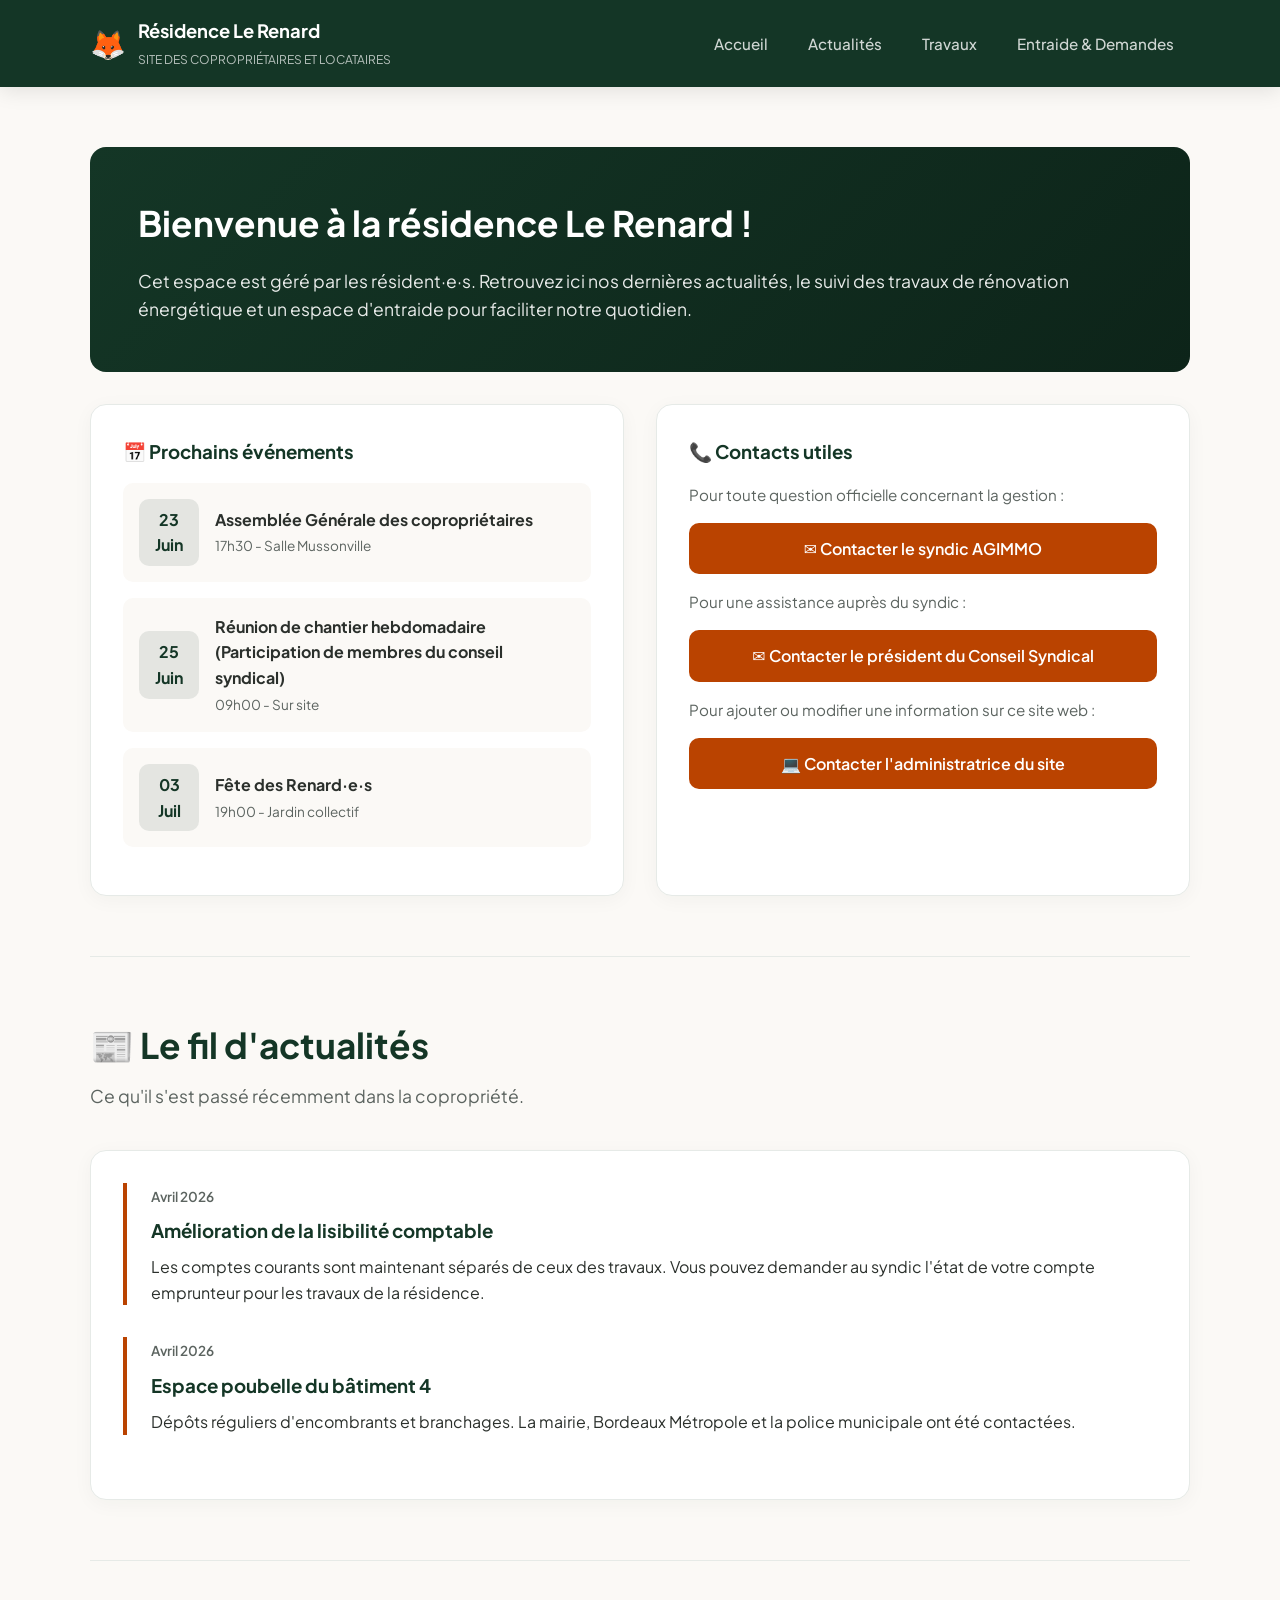
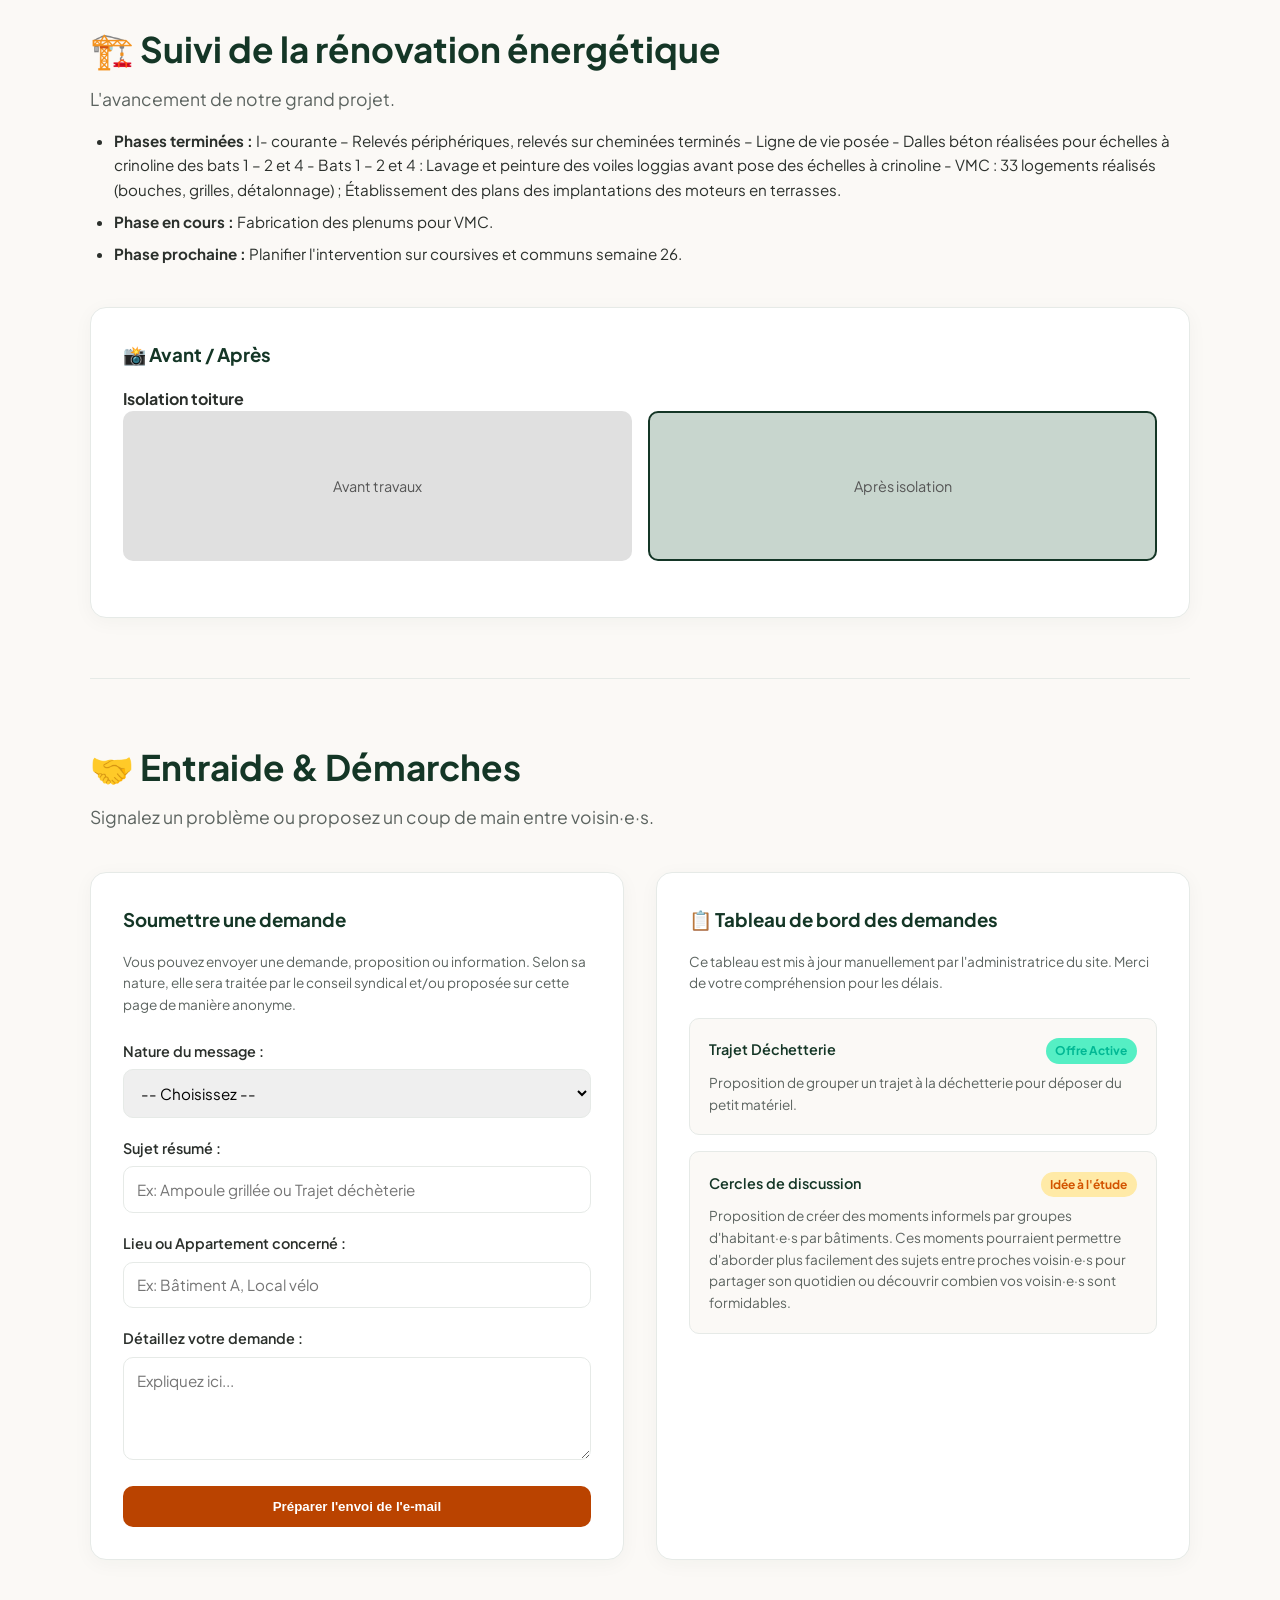
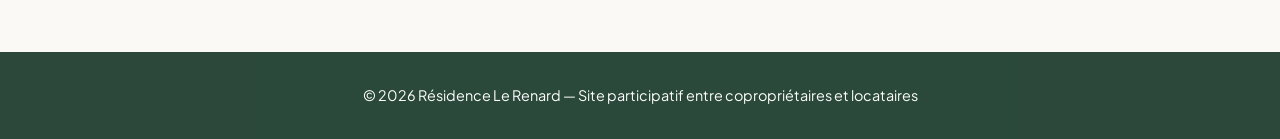
<file: index.html>
<!DOCTYPE html>
<html lang="fr">
<head>
    <meta charset="UTF-8">
    <meta name="viewport" content="width=device-width, initial-scale=1.0">
    <title>Résidence Le Renard – Vie Collective</title>
    <link rel="preconnect" href="https://fonts.googleapis.com">
    <link rel="preconnect" href="https://fonts.gstatic.com" crossorigin>
    <link href="https://fonts.googleapis.com/css2?family=Plus+Jakarta+Sans:wght@300;400;500;600;700&display=swap" rel="stylesheet">
    
    <style>
        /* --- VARIABLES ET THÈME MODERNISÉ --- */
        :root {
            --primary-forest: #143626;     /* Vert forêt profond */
            --accent-fox: #ba4300;         /* Orange renard profond */
            --bg-light: #fbf9f6;           /* Fond blanc chaud / crème */
            --card-bg: #ffffff;            /* Fond des cartes blanc pur */
            --text-main: #2b302c;          /* Texte sombre */
            --text-muted: #5c6460;         /* Texte secondaire */
            --border-subtle: #e6eae7;      /* Bordures discrètes */
            --radius-lg: 16px;
            --radius-md: 10px;
            --radius-sm: 6px;
            --shadow-subtle: 0 4px 20px rgba(20, 54, 38, 0.04);
            --transition-smooth: all 0.3s ease;
        }

        /* --- RESET & BASES --- */
        * { box-sizing: border-box; margin: 0; padding: 0; }
        
        /* Défilement fluide pour le menu ancré */
        html { scroll-behavior: smooth; }
        
        body {
            font-family: 'Plus Jakarta Sans', system-ui, sans-serif;
            background-color: var(--bg-light);
            color: var(--text-main);
            line-height: 1.6;
        }

        .container {
            width: 92%;
            max-width: 1100px;
            margin: 0 auto;
        }

        /* --- EN-TÊTE FIXE --- */
        .site-header {
            background-color: var(--primary-forest);
            padding: 1rem 0;
            position: sticky;
            top: 0;
            z-index: 100;
            box-shadow: 0 4px 20px rgba(0,0,0,0.1);
        }

        .header-container {
            display: flex;
            justify-content: space-between;
            align-items: center;
            flex-wrap: wrap;
            gap: 1rem;
        }

        .logo { display: flex; align-items: center; gap: 0.75rem; text-decoration: none; }
        .logo-emoji { font-size: 1.8rem; }
        .logo-title { color: white; font-weight: 700; font-size: 1.15rem; display: block;}
        .logo-subtitle { color: rgba(255,255,255,0.7); font-size: 0.75rem; text-transform: uppercase; }

        .main-nav ul { list-style: none; display: flex; gap: 0.5rem; flex-wrap: wrap; }
        .main-nav a {
            color: rgba(255, 255, 255, 0.8);
            text-decoration: none;
            font-weight: 500;
            font-size: 0.95rem;
            padding: 0.5rem 1rem;
            border-radius: var(--radius-md);
            transition: var(--transition-smooth);
        }
        .main-nav a:hover { background-color: rgba(255, 255, 255, 0.1); color: white; }

        /* --- SECTIONS (Pages Uniques) --- */
        /* On ajoute un padding-top pour compenser le menu fixe lors du défilement (ancres) */
        section {
            padding-top: 100px; 
            padding-bottom: 60px;
            margin-top: -40px; 
            border-bottom: 1px solid var(--border-subtle);
        }
        
        section:last-of-type { border-bottom: none; }

        .section-header { margin-bottom: 2.5rem; }
        .section-header h2 {
            font-size: 2.2rem;
            color: var(--primary-forest);
            margin-bottom: 0.5rem;
        }
        .section-subtitle { color: var(--text-muted); font-size: 1.1rem; }

        /* --- BOUTONS --- */
        .btn {
            display: inline-block;
            padding: 0.8rem 1.6rem;
            background-color: var(--accent-fox);
            color: white;
            border: none;
            border-radius: var(--radius-md);
            font-weight: 600;
            cursor: pointer;
            text-decoration: none;
            transition: var(--transition-smooth);
        }
        .btn:hover { background-color: #a03900; transform: translateY(-2px); }

        /* --- CARTES ET GRILLES --- */
        .grid-2 { display: grid; grid-template-columns: 1fr 1fr; gap: 2rem; }
        
        .modern-card {
            background-color: var(--card-bg);
            border-radius: var(--radius-lg);
            padding: 2rem;
            box-shadow: var(--shadow-subtle);
            border: 1px solid var(--border-subtle);
        }
        .modern-card h3 { color: var(--primary-forest); margin-bottom: 1rem; }

        /* --- ACCUEIL --- */
        .hero-banner {
            background: linear-gradient(135deg, var(--primary-forest) 0%, #0d2419 100%);
            color: white;
            padding: 3rem;
            border-radius: var(--radius-lg);
            margin-bottom: 2rem;
        }
        .hero-banner h1 { font-size: 2.2rem; margin-bottom: 1rem; }
        .hero-banner p { font-size: 1.1rem; opacity: 0.9; }

        .alert-box {
            background-color: #fff9f5;
            border: 1px solid rgba(186, 67, 0, 0.2);
            padding: 1rem 1.5rem;
            border-radius: var(--radius-md);
            margin-bottom: 2rem;
            color: #8a3200;
        }

        .event-item {
            background: var(--bg-light);
            padding: 1rem;
            border-radius: var(--radius-md);
            margin-bottom: 1rem;
            display: flex; gap: 1rem; align-items: center;
        }
        .event-date {
            background: rgba(20,54,38,0.1);
            color: var(--primary-forest);
            padding: 0.5rem;
            border-radius: var(--radius-md);
            text-align: center;
            min-width: 60px;
            font-weight: 700;
        }

        /* --- ACTUALITÉS --- */
        .news-item {
            border-left: 4px solid var(--accent-fox);
            padding-left: 1.5rem;
            margin-bottom: 2rem;
        }
        .news-date { font-size: 0.85rem; color: var(--text-muted); font-weight: 600; }
        .news-item h3 { color: var(--primary-forest); margin: 0.5rem 0; }

        /* --- TRAVAUX --- */
        .liste-travaux {
            margin-top: 1rem;
            margin-left: 1.5rem; /* Espace pour afficher les puces */
            color: var(--text-main);
            font-size: 0.95rem;
        }
        .liste-travaux li {
            margin-bottom: 0.5rem;
        }
        
        .compare-img { display: grid; grid-template-columns: 1fr 1fr; gap: 1rem; margin-bottom: 1rem; }
        .img-placeholder {
            background: #e0e0e0; height: 150px; border-radius: var(--radius-md);
            display: flex; align-items: center; justify-content: center;
            font-size: 0.9rem; color: #555;
        }

        /* --- ENTRAIDE & FORMULAIRE --- */
        .form-group { margin-bottom: 1.2rem; }
        .form-group label { display: block; font-weight: 600; margin-bottom: 0.4rem; font-size: 0.9rem; }
        input[type="text"], select, textarea {
            width: 100%; padding: 0.8rem;
            border: 1px solid var(--border-subtle);
            border-radius: var(--radius-md);
            font-family: inherit; font-size: 0.95rem;
        }
        input:focus, select:focus, textarea:focus {
            outline: none; border-color: var(--primary-forest);
        }

        /* Liste des actions statiques */
        .action-item {
            background: var(--bg-light); padding: 1.2rem;
            border-radius: var(--radius-md); margin-bottom: 1rem;
            border: 1px solid var(--border-subtle);
        }
        .action-header { display: flex; justify-content: space-between; margin-bottom: 0.5rem; }
        .badge {
            padding: 0.2rem 0.6rem; border-radius: 20px; font-size: 0.75rem; font-weight: 700;
        }
        .badge-attente { background: #ffeaa7; color: #d35400; }
        .badge-cours { background: #74b9ff; color: #0984e3; }
        .badge-resolu { background: #55efc4; color: #00b894; }

        /* --- FOOTER --- */
        footer {
            background-color: var(--primary-forest);
            color: white; padding: 2rem 0; text-align: center;
            margin-top: 2rem; font-size: 0.9rem; opacity: 0.9;
        }

        @media (max-width: 768px) {
            .grid-2 { grid-template-columns: 1fr; }
            .header-container { justify-content: center; }
            .main-nav ul { justify-content: center; }
        }
    </style>
</head>
<body>

    <header class="site-header">
        <div class="container header-container">
            <a href="#accueil" class="logo">
                <span class="logo-emoji">🦊</span>
                <div>
                    <span class="logo-title">Résidence Le Renard</span>
                    <span class="logo-subtitle">Site des copropriétaires et locataires</span>
                </div>
            </a>
            <nav class="main-nav">
                <ul>
                    <li><a href="#accueil">Accueil</a></li>
                    <li><a href="#actualites">Actualités</a></li>
                    <li><a href="#travaux">Travaux</a></li>
                    <li><a href="#entraide">Entraide & Demandes</a></li>
                </ul>
            </nav>
        </div>
    </header>







    
    <main class="container">

        <section id="accueil">
            <div class="alert-box" style="display: none;"> 
                <strong>🚨 Urgence :</strong> Aucune
            </div>

            <div class="hero-banner">
                <h1>Bienvenue à la résidence Le Renard !</h1>
                <p>Cet espace est géré par les résident·e·s. Retrouvez ici nos dernières actualités, le suivi des travaux de rénovation énergétique et un espace d'entraide pour faciliter notre quotidien.</p>
            </div>

            <div class="grid-2">
                <div class="modern-card">
                    <h3>📅 Prochains événements</h3>
                    <div class="event-item">
                        <div class="event-date">23<br>Juin</div>
                        <div>
                            <strong>Assemblée Générale des copropriétaires</strong><br>
                            <span style="font-size: 0.85rem; color: var(--text-muted);">17h30 - Salle Mussonville</span>
                        </div>
                    </div>

                   <div class="event-item">
                        <div class="event-date">25<br>Juin</div>
                        <div>
                            <strong>Réunion de chantier hebdomadaire (Participation de membres du conseil syndical)</strong><br>
                            <span style="font-size: 0.85rem; color: var(--text-muted);">09h00 - Sur site</span>
                        </div>
                    </div>
                    
                    <div class="event-item">
                        <div class="event-date">03<br>Juil</div>
                        <div>
                            <strong>Fête des Renard·e·s</strong><br>
                            <span style="font-size: 0.85rem; color: var(--text-muted);">19h00 - Jardin collectif</span>
                        </div>
                    </div>
                </div>

                <div class="modern-card">
                    <h3>📞 Contacts utiles</h3>
                    <p style="margin-bottom: 1rem; font-size:0.95rem; color:var(--text-muted);">Pour toute question officielle concernant la gestion :</p>
                    <a href="mailto:XXXXX@XXXXX.fr" class="btn" style="width: 100%; text-align: center; margin-bottom: 1rem;">
                        ✉️ Contacter le syndic AGIMMO
                    </a>

                    <p style="margin-bottom: 1rem; font-size:0.95rem; color:var(--text-muted);">Pour une assistance auprès du syndic :</p>
                    <a href="mailto:XXXX@XXXXX.fr" class="btn" style="width: 100%; text-align: center; margin-bottom: 1rem;">
                        ✉️ Contacter le président du Conseil Syndical
                    </a>
                    
                    <p style="margin-bottom: 1rem; font-size:0.95rem; color:var(--text-muted);">Pour ajouter ou modifier une information sur ce site web :</p>
                    <a href="mailto:WWWWWW@WWWWW.me?subject=Ajout%20info%20site%20web" class="btn" style="width: 100%; text-align: center; margin-bottom: 1rem;">
                        💻 Contacter l'administratrice du site
                    </a>
                </div>
            </div>
        </section>

        <section id="actualites">
            <div class="section-header">
                <h2>📰 Le fil d'actualités</h2>
                <p class="section-subtitle">Ce qu'il s'est passé récemment dans la copropriété.</p>
            </div>

            <div class="modern-card">
                <article class="news-item">
                    <span class="news-date">Avril 2026</span>
                    <h3>Amélioration de la lisibilité comptable</h3>
                    <p>Les comptes courants sont maintenant séparés de ceux des travaux. Vous pouvez demander au syndic l'état de votre compte emprunteur pour les travaux de la résidence.</p>
                </article>

                <article class="news-item">
                    <span class="news-date">Avril 2026</span>
                    <h3>Espace poubelle du bâtiment 4</h3>
                    <p>Dépôts réguliers d'encombrants et branchages. La mairie, Bordeaux Métropole et la police municipale ont été contactées.</p>
                </article>
            </div>
        </section>

        <section id="travaux">
            <div class="section-header">
                <h2>🏗️ Suivi de la rénovation énergétique</h2>
                <p class="section-subtitle">L'avancement de notre grand projet.</p>
                
                <ul class="liste-travaux">
                    <li><strong>Phases terminées :</strong> I- courante – Relevés périphériques, relevés sur cheminées terminés – Ligne de vie posée - Dalles béton réalisées pour échelles à crinoline des bats 1 – 2 et 4 - Bats 1 – 2 et 4 : Lavage et peinture des voiles loggias avant pose des échelles à crinoline - VMC : 33 logements réalisés (bouches, grilles, détalonnage) ; Établissement des plans des implantations des moteurs en terrasses.</li>
                    <li><strong>Phase en cours :</strong> Fabrication des plenums pour VMC.</li>
                    <li><strong>Phase prochaine :</strong> Planifier l'intervention sur coursives et communs semaine 26.</li>
                </ul>
            </div>

            <!-- Correction du bug d'affichage : la grille cassée avec le bouton PDF a été remplacée par l'unique bloc d'images tel que demandé -->
            <div class="modern-card">
                <h3>📸 Avant / Après</h3>
                <div style="margin-bottom: 1.5rem;">
                    <strong>Isolation toiture</strong>
                    <div class="compare-img">
                        <div class="img-placeholder">Avant travaux</div>
                        <div class="img-placeholder" style="background:#c8d6ce; border:2px solid var(--primary-forest);">Après isolation</div>
                    </div>
                </div>
            </div>
        </section>

        <section id="entraide">
            <div class="section-header">
                <h2>🤝 Entraide & Démarches</h2>
                <p class="section-subtitle">Signalez un problème ou proposez un coup de main entre voisin·e·s.</p>
            </div>

            <div class="grid-2">
                <div class="modern-card">
                    <h3>Soumettre une demande</h3>
                    <p style="font-size: 0.85rem; color: var(--text-muted); margin-bottom: 1.5rem;">
                         Vous pouvez envoyer une demande, proposition ou information. Selon sa nature, elle sera traitée par le conseil syndical et/ou proposée sur cette page de manière anonyme.
                    </p>
                    
                    <form id="action-form">
                        <div class="form-group">
                            <label>Nature du message :</label>
                            <select id="form-nature" required>
                                <option value="" disabled selected>-- Choisissez --</option>
                                <option value="SIGNALEMENT">Signaler un problème technique</option>
                                <option value="IDEE">Proposer une idée / amélioration</option>
                                <option value="SERVICE">Proposer un service (Déchetterie, prêt...)</option>
                                <option value="AIDE">Demander un coup de main</option>
                            </select>
                        </div>

                        <div class="form-group">
                            <label>Sujet résumé :</label>
                            <input type="text" id="form-subject" placeholder="Ex: Ampoule grillée ou Trajet déchèterie" required>
                        </div>

                        <div class="form-group">
                            <label>Lieu ou Appartement concerné :</label>
                            <input type="text" id="form-location" placeholder="Ex: Bâtiment A, Local vélo" required>
                        </div>

                        <div class="form-group">
                            <label>Détaillez votre demande :</label>
                            <textarea id="form-desc" rows="4" placeholder="Expliquez ici..." required></textarea>
                        </div>

                        <button type="submit" class="btn" style="width: 100%;">Préparer l'envoi de l'e-mail</button>
                    </form>
                </div>

                <div class="modern-card">
                    <h3>📋 Tableau de bord des demandes</h3>
                    <p style="font-size: 0.85rem; color: var(--text-muted); margin-bottom: 1.5rem;">
                        Ce tableau est mis à jour manuellement par l'administratrice du site. Merci de votre compréhension pour les délais.
                    </p>

                    <div class="action-item">
                        <div class="action-header">
                            <span style="font-weight: 600; font-size: 0.9rem; color:var(--primary-forest);">Trajet Déchetterie </span>
                            <span class="badge badge-resolu">Offre Active</span>
                        </div>
                        <p style="font-size: 0.85rem; color: var(--text-muted);"> Proposition de grouper un trajet à la déchetterie pour déposer du petit matériel.</p>
                    </div>

                    <div class="action-item">
                        <div class="action-header">
                            <span style="font-weight: 600; font-size: 0.9rem; color:var(--primary-forest);">Cercles de discussion</span>
                            <span class="badge badge-attente">Idée à l'étude</span>
                        </div>
                        <p style="font-size: 0.85rem; color: var(--text-muted);">Proposition de créer des moments informels par groupes d'habitant·e·s par bâtiments. Ces moments pourraient permettre d'aborder plus facilement des sujets entre proches voisin·e·s pour partager son quotidien ou découvrir combien vos voisin·e·s sont formidables.</p>
                    </div>
                </div>
            </div>
        </section>
        
    </main>

    <footer>
        <div class="container">
            <p>&copy; 2026 Résidence Le Renard — Site participatif entre copropriétaires et locataires</p>
        </div>
    </footer>

    <script>
        document.addEventListener("DOMContentLoaded", () => {
            const actionForm = document.getElementById("action-form");
            
            if (actionForm) {
                actionForm.addEventListener("submit", (e) => {
                    e.preventDefault();
                    
                    const nature = document.getElementById("form-nature").value;
                    const subject = document.getElementById("form-subject").value;
                    const location = document.getElementById("form-location").value;
                    const description = document.getElementById("form-desc").value;
                    
                    // --- VOS DEUX ADRESSES EMAILS ICI (Séparées par une virgule) ---
                    // Remplacez les deux emails ci-dessous par les vraies adresses.
                    const emailsDestinataires = "email1.conseil@residence.fr,email2.entraide@residence.fr";
                    
                    const emailSubject = encodeURIComponent(`[${nature}] Le Renard Bosc : ${subject}`);
                    const emailBody = encodeURIComponent(
                        `Nouvelle démarche soumise depuis le site web :\n\n` +
                        `- Nature : ${nature}\n` +
                        `- Sujet : ${subject}\n` +
                        `- Concernant : ${location}\n\n` +
                        `Description :\n${description}\n\n` +
                        `---------------------\nMessage généré automatiquement depuis la page web.`
                    );
                    
                    // Ouvre le client mail avec les DEUX destinataires simultanément
                    window.location.href = `mailto:${emailsDestinataires}?subject=${emailSubject}&body=${emailBody}`;
                    
                    alert("Votre demande est prête à être envoyée. Votre logiciel de messagerie va s'ouvrir.");
                    actionForm.reset();
                });
            }
        });
    </script>
</body>
</html>
</file>
